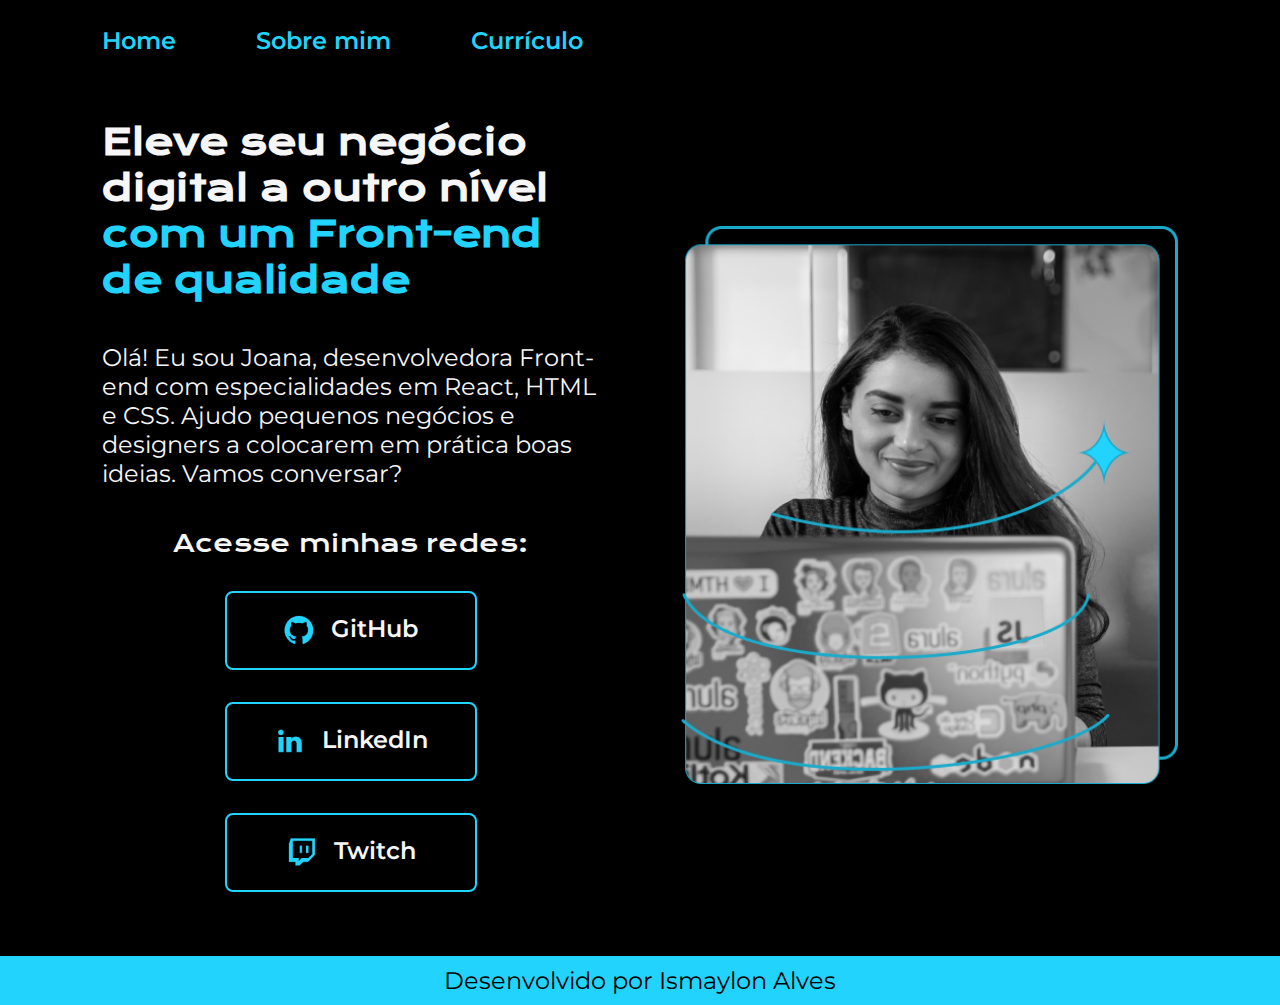
<file: index.html>
<!DOCTYPE html>
<html lang="en">
  <head>
    <meta charset="UTF-8" />
    <meta http-equiv="X-UA-Compatible" content="IE=edge" />
    <meta name="viewport" content="width=device-width, initial-scale=1.0" />
    <title>Portfólio</title>
    <link rel="stylesheet" href="./style/style.css" />
  </head>
  <body>
    <header class="cabecalho">
      <nav class="cabecalho-menu">
        <a class="cabecalho-menu-links" href="index.html">Home</a>
        <a class="cabecalho-menu-links" href="about.html">Sobre mim</a>
        <a class="cabecalho-menu-links" href="curriculo.html">Currículo</a>
      </nav>
    </header>
    <main class="apresentacao">
      <section class="apresentacao-conteudo">
        <h1 class="apresentacao-conteudo-titulo">
          Eleve seu negócio digital a outro nível
          <strong class="titulo-destaque"
            >com um Front-end de qualidade
          </strong>
        </h1>
        <p class="apresentacao-conteudo-paragrafo">
          Olá! Eu sou Joana, desenvolvedora Front-end com especialidades em
          React, HTML e CSS. Ajudo pequenos negócios e designers a colocarem em
          prática boas ideias. Vamos conversar?
        </p>
        <div class="apresentacao-botoes">
          <h2 class="apresentacao-subtitulo">Acesse minhas redes:</h2>
          <a class="apresentacao-botoes-redesocial" href="">
            <img src="./assets/Logo Github.png" alt="Logo Github" />
            GitHub
          </a>
          <a class="apresentacao-botoes-redesocial" href="">
            <img src="./assets/Logo linkedin.png" alt="Logo LinkedIn" />
            LinkedIn
          </a>
          <a class="apresentacao-botoes-redesocial" href=""
            ><img src="./assets/Logo Twitch.png" alt="Logo Twitch" />
            Twitch
          </a>
        </div>
      </section>
      <img class="imagem" src="./assets/joana.png" alt="Foto da Joana Programando" />
    </main>
    <footer class="rodape">
      <p>Desenvolvido por Ismaylon Alves</p>
    </footer>
  </body>
</html>
</file>
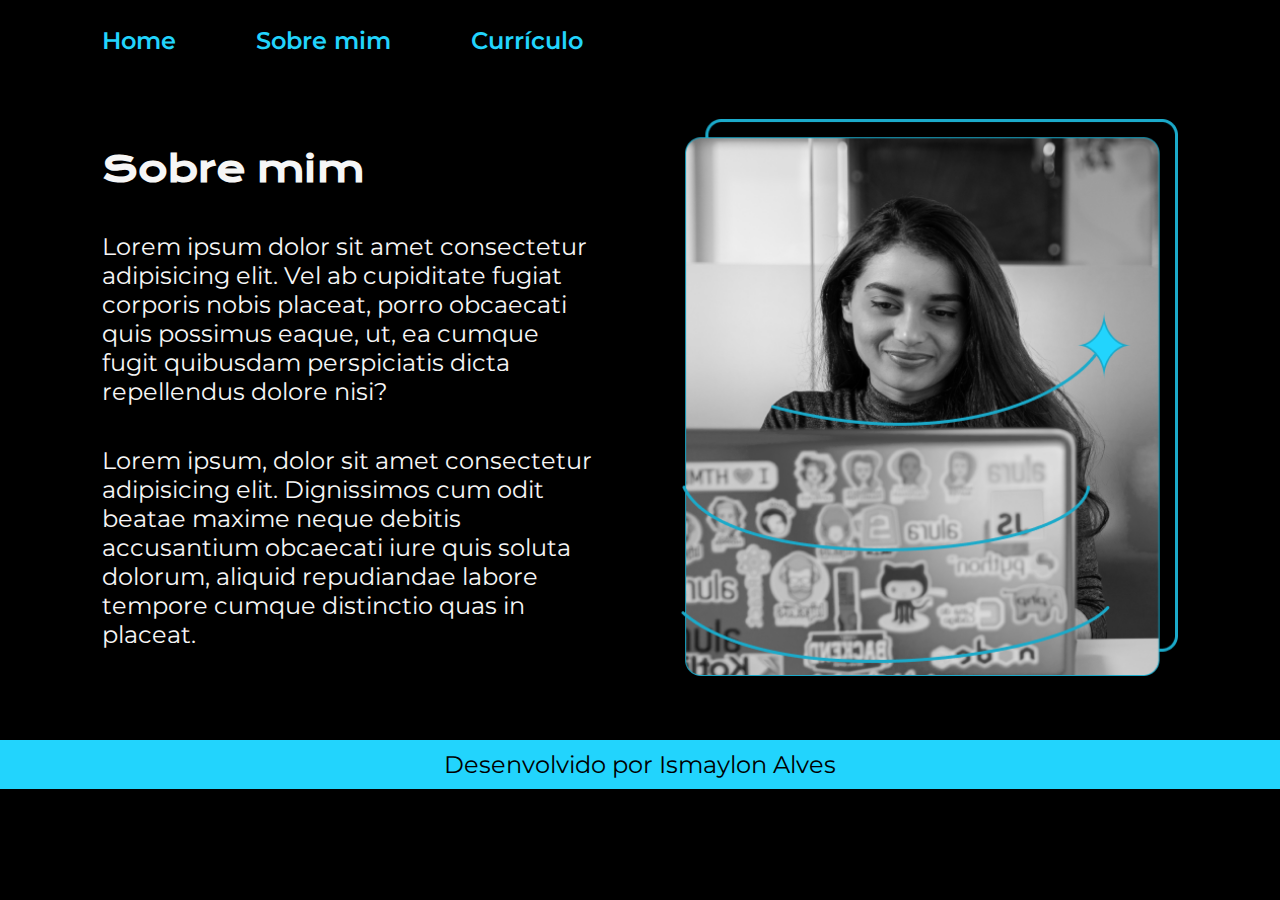
<file: about.html>
<!DOCTYPE html>
<html lang="pt-br">
  <head>
    <meta charset="UTF-8" />
    <meta http-equiv="X-UA-Compatible" content="IE=edge" />
    <meta name="viewport" content="width=device-width, initial-scale=1.0" />
    <link rel="stylesheet" href="./style/style.css" />
    <title>Sobre Mim</title>
  </head>
  <body>
    <header class="cabecalho">
      <nav class="cabecalho-menu">
        <a class="cabecalho-menu-links" href="index.html">Home</a>
        <a class="cabecalho-menu-links" href="about.html">Sobre mim</a>
        <a class="cabecalho-menu-links" href="curriculo.html">Currículo</a>
      </nav>
    </header>
    <main class="apresentacao">
      <section class="apresentacao-conteudo">
        <h1 class="apresentacao-conteudo-titulo">Sobre mim</h1>
        <p class="apresentacao-conteudo-paragrafo">
          Lorem ipsum dolor sit amet consectetur adipisicing elit. Vel ab
          cupiditate fugiat corporis nobis placeat, porro obcaecati quis
          possimus eaque, ut, ea cumque fugit quibusdam perspiciatis dicta
          repellendus dolore nisi?
        </p>
        <p class="apresentacao-conteudo-paragrafo">
          Lorem ipsum, dolor sit amet consectetur adipisicing elit. Dignissimos
          cum odit beatae maxime neque debitis accusantium obcaecati iure quis
          soluta dolorum, aliquid repudiandae labore tempore cumque distinctio
          quas in placeat.
        </p>
      </section>
      <img class="imagem" src="./assets/joana.png" alt="Joana programando" />
    </main>
    <footer class="rodape">
      <p>Desenvolvido por Ismaylon Alves</p>
    </footer>
  </body>
</html>
</file>
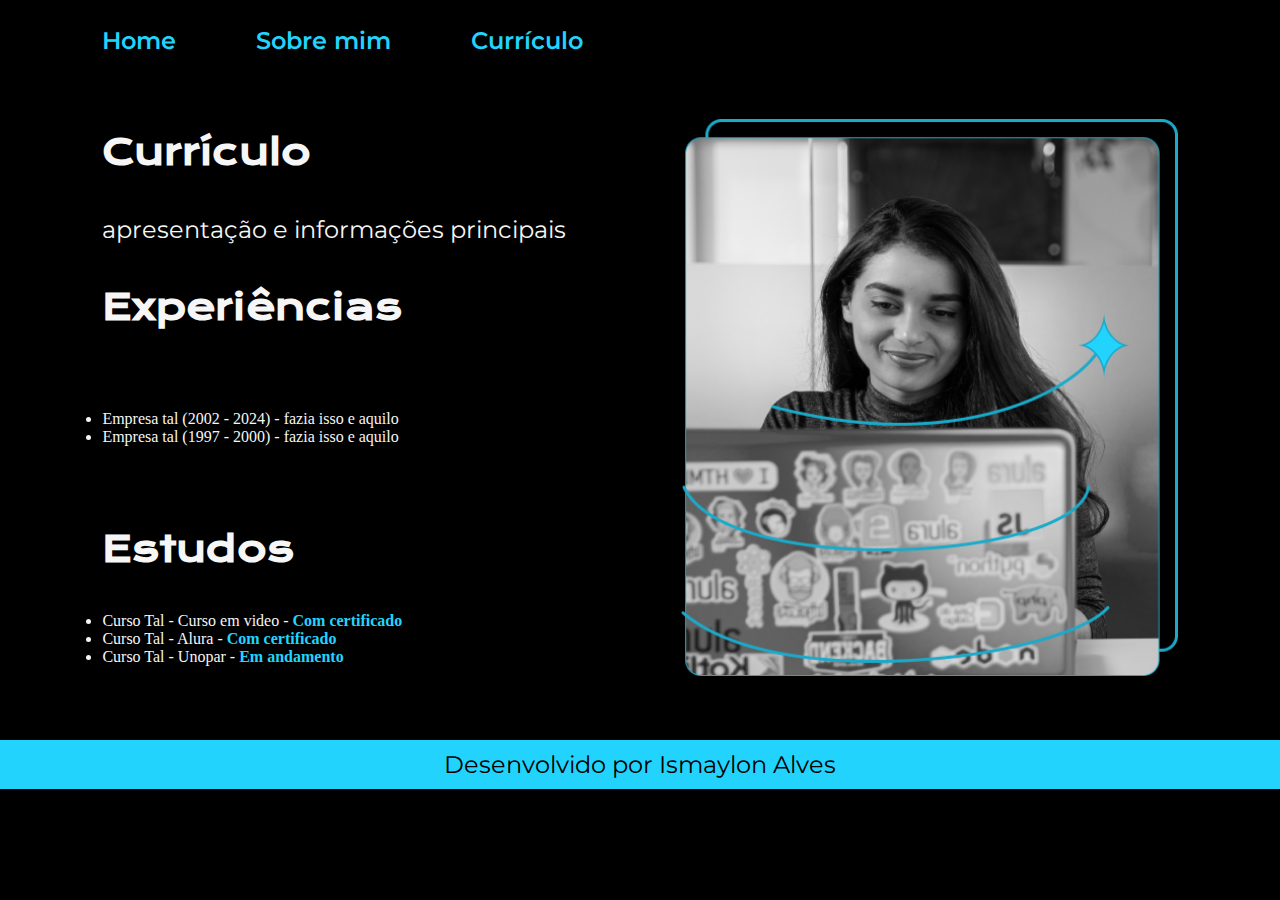
<file: curriculo.html>
<!DOCTYPE html>
<html lang="pt-br">
  <head>
    <meta charset="UTF-8" />
    <meta http-equiv="X-UA-Compatible" content="IE=edge" />
    <meta name="viewport" content="width=device-width, initial-scale=1.0" />
    <link rel="stylesheet" href="./style/style.css" />
    <title>Currículo</title>
  </head>
  <body>
    <header class="cabecalho">
      <nav class="cabecalho-menu">
        <a class="cabecalho-menu-links" href="index.html">Home</a>
        <a class="cabecalho-menu-links" href="about.html">Sobre mim</a>
        <a class="cabecalho-menu-links" href="curriculo.html">Currículo</a>
      </nav>
    </header>
    <main class="apresentacao">
      <section class="apresentacao-conteudo">
        <h1 class="apresentacao-conteudo-titulo">Currículo</h1>
        <p class="apresentacao-conteudo-paragrafo">
          apresentação e informações principais
        </p>
        <h2 class="apresentacao-conteudo-titulo">Experiências</h2>
        <p class="apresentacao-conteudo-paragrafo">
            <ul class="apresentacao__conteudo__texto">
                <li>
                    Empresa tal (2002 - 2024) - fazia isso e aquilo
                </li>
                <li>
                    Empresa tal (1997 - 2000) - fazia isso e aquilo
                </li>
            </ul>
        </p>
        <h2 class="apresentacao-conteudo-titulo">
            Estudos
        </h2>
        <ul>
            <li>Curso Tal - Curso em video - <strong class="titulo-destaque">Com certificado</strong></li>
            <li>Curso Tal - Alura - <strong class="titulo-destaque">Com certificado</strong></li>
            <li>Curso Tal - Unopar - <strong class="titulo-destaque">Em andamento</strong></li>
        </ul>
      </section>
      <img class="imagem" src="./assets/joana.png" alt="Joana programando" />
    </main>
    <footer class="rodape">
      <p>Desenvolvido por Ismaylon Alves</p>
    </footer>
  </body>
</html>
</file>
<file: style/style.css>
@import url('https://fonts.googleapis.com/css2?family=Krona+One&family=Roboto&display=swap');
@import url('https://fonts.googleapis.com/css2?family=Krona+One&family=Montserrat&family=Roboto&display=swap');
@import url('https://fonts.googleapis.com/css2?family=Krona+One&family=Montserrat:wght@600&family=Roboto&display=swap');

:root {
    --cor-primaria: #000000;
    --cor-secundaria: #f6f6f6;
    --cor-terciaria: #22d4fd;
    --cor-hover: #272727;

    --fonte-primaria: 'Krona One', sans-serif;
    --fonte-secundaria: 'Montserrat', sans-serif;
}

* {
    margin: 0;
    padding: 0;
}

body {
    /* height: 100vh;  por enquanto não será necessário*/
    box-sizing: border-box;
    background-color:var(--cor-primaria);
    color:var(--cor-secundaria);
}
.cabecalho {
    padding: 2% 0% 0% 8%;
}
.cabecalho-menu {
    display: flex;
    gap: 80px;
}

.cabecalho-menu-links {
    
    font-family: 'Montserrat', sans-serif;
    font-size: 1.5rem;
    font-weight: 600;
    text-decoration: none;
    color:var(--cor-terciaria);
    
}



.apresentacao {
    padding: 5% 8%;
    display: flex;
    align-items: center;
    justify-content: space-between;
    gap: 82px;
}

.titulo-destaque {
    color: var(--cor-terciaria)
}

.apresentacao-conteudo {
    width: 50%;
    display: flex;
    flex-direction: column;
    gap: 40px;
}

.apresentacao-conteudo-titulo {
    font-size: 2.25rem;
    font-family: var(--fonte-primaria);
}

.apresentacao-conteudo-paragrafo {
    font-size: 1.5rem;
    font-family: var(--fonte-secundaria);
}
.apresentacao-subtitulo {
    font-family: var(--fonte-primaria);
    font-weight: 400;
    font-size: 1.5rem;
}

.apresentacao-botoes {
    display: flex;
    flex-direction: column;
    justify-content: space-between;
    align-items: center;
    gap: 32px;
}
.apresentacao-botoes-redesocial {
    /* background-color: #22D4FD; */
    display: flex;
    justify-content: center;
    gap: 16px;
    width: 50%;
    text-align: center;
    border: 2px solid var(--cor-terciaria);
    border-radius: 8px;
    font-size: 1.5rem;
    text-decoration: none;
    color: var(--cor-secundaria);
    padding: 21.5px 0;
    font-family: var(--fonte-secundaria);
    font-weight: 600;


}
.apresentacao-botoes-redesocial:hover {
    background-color: var(--cor-hover);
}
.rodape {
    text-align: center;
    background-color: var(--cor-terciaria);
    color: var(--cor-primaria);
    font-size: 1.5rem;
    font-family: var(--fonte-secundaria);
    font-weight: 400;
    padding: 10px;
}

.imagem {

width: 50%;

}
@media (max-width: 1024px) {

.cabecalho {
    padding: 10%;
    
}
   
.cabecalho-menu {
    display: flex;
    /*flex-direction: column;*/
    gap: 15px;
    justify-content: center;
}

.apresentacao-conteudo {
    width: auto;
}

.apresentacao {
    flex-direction: column-reverse;
}
.apresentacao-botoes-redesocial {
   width:;
    padding: 14px;
}

}
</file>
